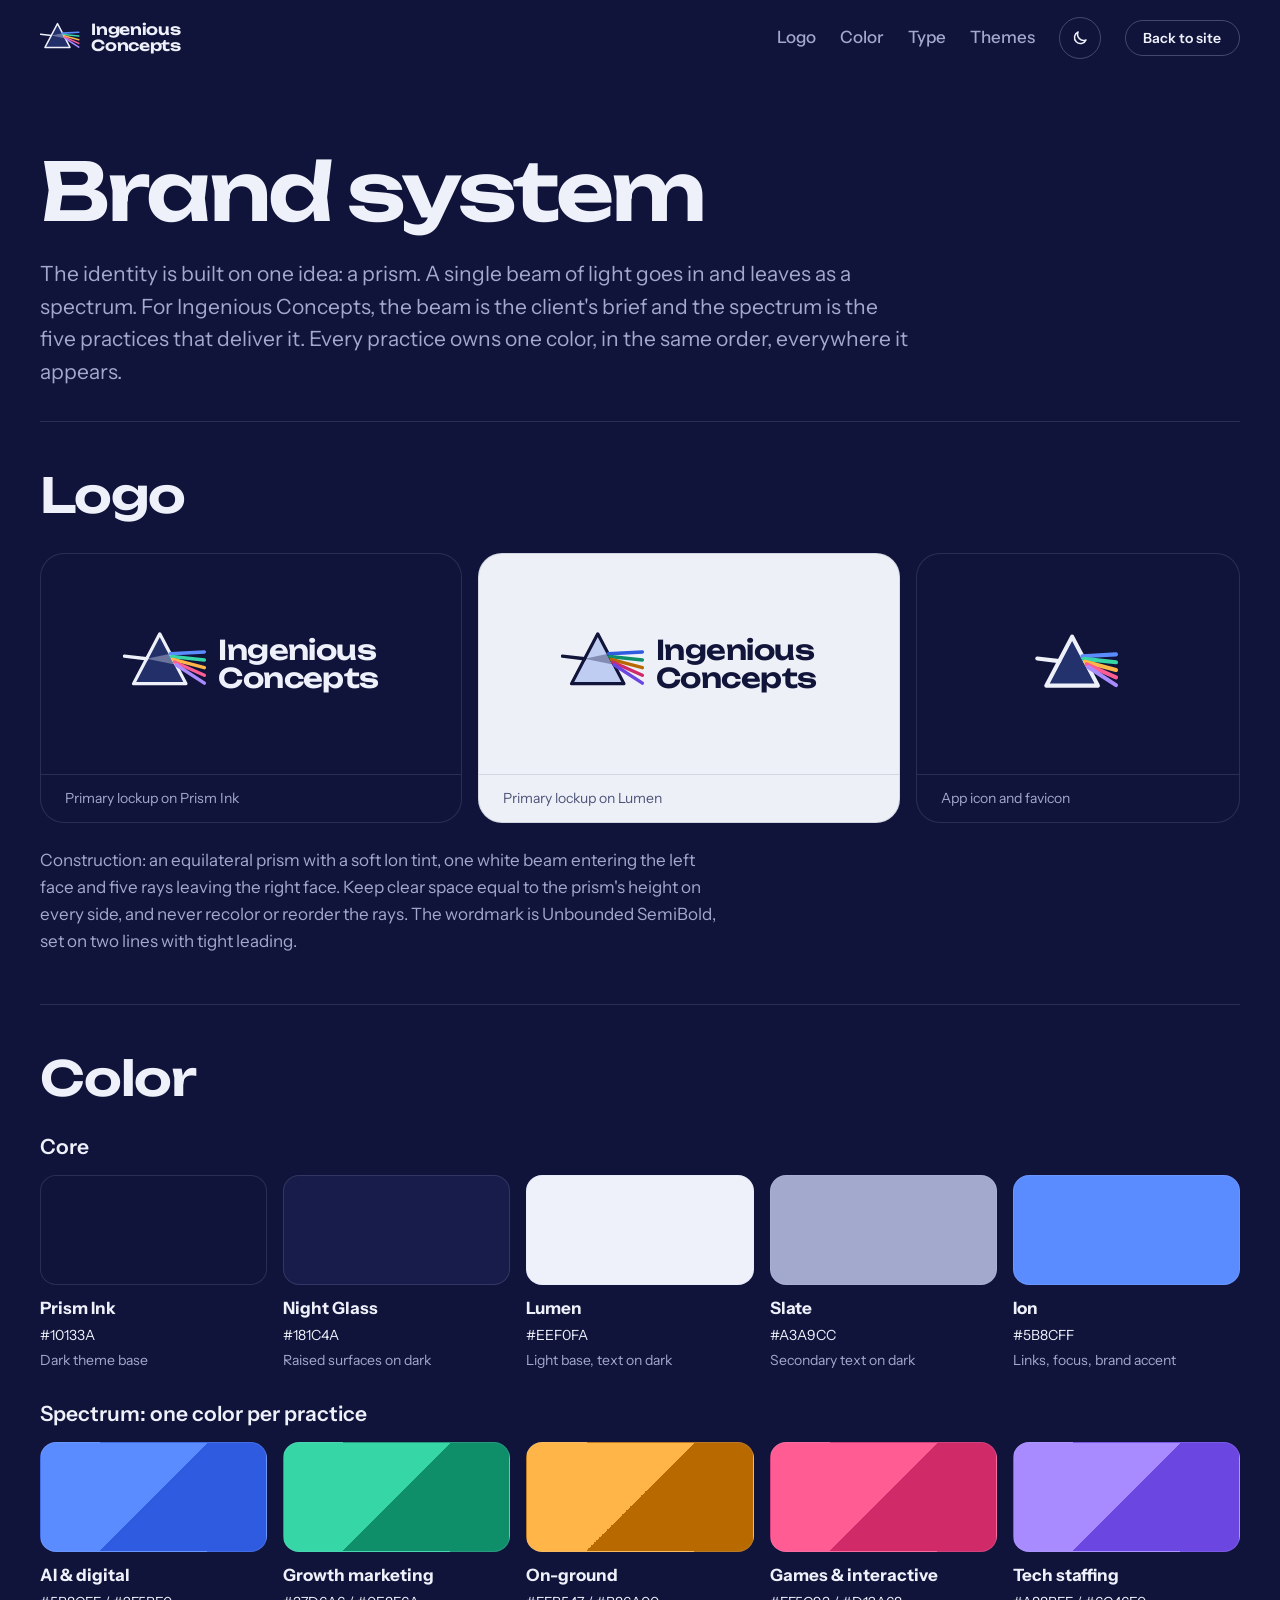
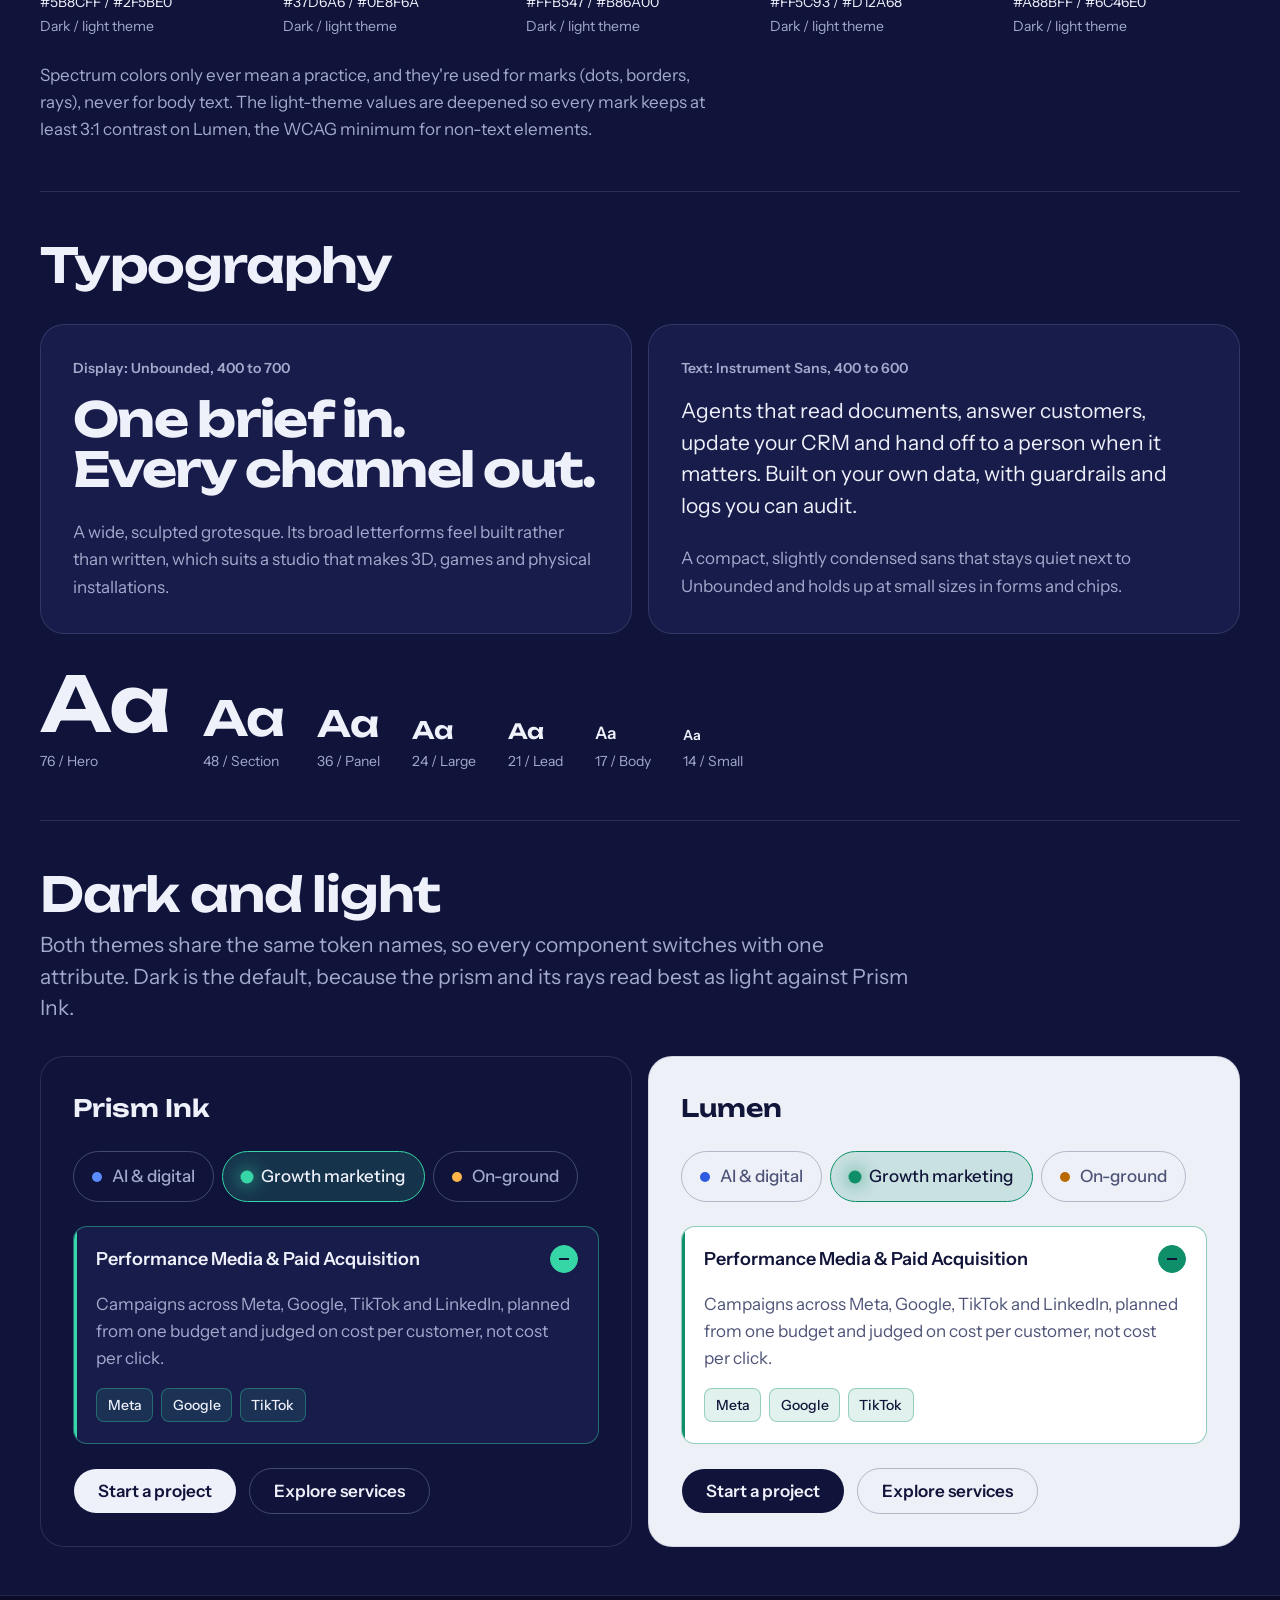
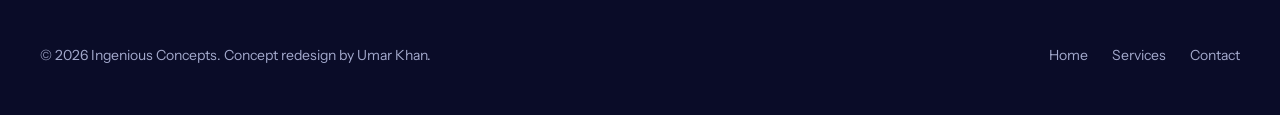
<file: brand.html>
<!doctype html>
<html lang="en" class="no-js" data-theme="dark">
<head>
  <meta charset="utf-8">
  <meta name="viewport" content="width=device-width, initial-scale=1, viewport-fit=cover">
  <title>Brand system | Ingenious Concepts</title>
  <meta name="description" content="The Ingenious Concepts identity: prism mark, palette, typography and dark/light themes.">
  <link rel="icon" href="assets/favicon.svg" type="image/svg+xml">
  <script>
    (function () {
      var t = null;
      try { t = localStorage.getItem("ic-theme"); } catch (e) {}
      document.documentElement.setAttribute("data-theme", t === "light" ? "light" : "dark");
    })();
  </script>
  <link rel="preconnect" href="https://fonts.googleapis.com">
  <link rel="preconnect" href="https://fonts.gstatic.com" crossorigin>
  <link rel="stylesheet" href="https://fonts.googleapis.com/css2?family=Instrument+Sans:wght@400;500;600&family=Unbounded:wght@400;500;600;700&display=swap">
  <link rel="stylesheet" href="css/tokens.css">
  <link rel="stylesheet" href="css/base.css">
  <link rel="stylesheet" href="css/sections.css">
  <link rel="stylesheet" href="css/brand.css">
  <script type="module" src="js/brand.js"></script>
</head>
<body>
  <a class="skip-link" href="#main">Skip to content</a>

  <svg width="0" height="0" style="position:absolute" aria-hidden="true" focusable="false">
    <symbol id="ic-mark" viewBox="0 0 64 64">
      <path d="M28 9 L48 47 L8 47 Z" stroke="currentColor" stroke-width="2.4" stroke-linejoin="round"
        style="fill: color-mix(in oklab, var(--accent) 24%, transparent)"/>
      <path d="M1 26 L18 28" stroke="currentColor" stroke-width="2.6" stroke-linecap="round"/>
      <path d="M18 28 L36 24.2 L40.4 32.6 Z" fill="currentColor" opacity=".35"/>
      <g stroke-width="2.6" stroke-linecap="round" fill="none">
        <path d="M36 24.2 L62 22.8" style="stroke: var(--c-ai)"/>
        <path d="M37.1 26.3 L62 28.9" style="stroke: var(--c-growth)"/>
        <path d="M38.2 28.4 L62 34.8" style="stroke: var(--c-ground)"/>
        <path d="M39.3 30.5 L62 40.6" style="stroke: var(--c-games)"/>
        <path d="M40.4 32.6 L62 46.6" style="stroke: var(--c-talent)"/>
      </g>
    </symbol>
  </svg>

  <header class="site-header is-scrolled">
    <div class="container site-header__inner">
      <a class="logo" href="index.html" aria-label="Ingenious Concepts home">
        <svg class="logo__mark" aria-hidden="true"><use href="#ic-mark"/></svg>
        <span class="logo__word" aria-hidden="true"><span>Ingenious</span><span>Concepts</span></span>
      </a>
      <nav class="nav" aria-label="Main">
        <ul class="nav__links" id="nav-links">
          <li><a href="#logo">Logo</a></li>
          <li><a href="#color">Color</a></li>
          <li><a href="#type">Type</a></li>
          <li><a href="#themes">Themes</a></li>
        </ul>
        <button class="icon-btn theme-toggle" type="button" aria-label="Switch to light theme">
          <svg class="icon-moon" viewBox="0 0 24 24" fill="none" stroke="currentColor" stroke-width="2" stroke-linecap="round" stroke-linejoin="round" aria-hidden="true"><path d="M20 14.5A8 8 0 0 1 9.5 4a8 8 0 1 0 10.5 10.5z"/></svg>
          <svg class="icon-sun" viewBox="0 0 24 24" fill="none" stroke="currentColor" stroke-width="2" stroke-linecap="round" aria-hidden="true"><circle cx="12" cy="12" r="4"/><path d="M12 2v2M12 20v2M4.9 4.9l1.4 1.4M17.7 17.7l1.4 1.4M2 12h2M20 12h2M4.9 19.1l1.4-1.4M17.7 6.3l1.4-1.4"/></svg>
        </button>
        <a class="btn btn--ghost btn--sm" href="index.html">Back to site</a>
        <button class="icon-btn menu-toggle" type="button" aria-expanded="false" aria-controls="nav-links" aria-label="Open menu">
          <svg viewBox="0 0 24 24" fill="none" stroke="currentColor" stroke-width="2" stroke-linecap="round" aria-hidden="true"><path d="M4 8h16M4 16h16"/></svg>
        </button>
      </nav>
    </div>
  </header>

  <main id="main" class="brand">
    <section class="container brand__intro">
      <h1>Brand system</h1>
      <p>
        The identity is built on one idea: a prism. A single beam of light goes in and leaves as a spectrum.
        For Ingenious Concepts, the beam is the client's brief and the spectrum is the five practices that
        deliver it. Every practice owns one color, in the same order, everywhere it appears.
      </p>
    </section>

    <section class="container brand__section" id="logo" aria-labelledby="logo-title">
      <h2 id="logo-title">Logo</h2>
      <div class="brand__grid brand__grid--logo">
        <figure class="tile" data-theme="dark">
          <div class="tile__stage">
            <span class="logo logo--xl"><svg class="logo__mark" aria-hidden="true"><use href="#ic-mark"/></svg><span class="logo__word"><span>Ingenious</span><span>Concepts</span></span></span>
          </div>
          <figcaption>Primary lockup on Prism Ink</figcaption>
        </figure>
        <figure class="tile" data-theme="light">
          <div class="tile__stage">
            <span class="logo logo--xl"><svg class="logo__mark" aria-hidden="true"><use href="#ic-mark"/></svg><span class="logo__word"><span>Ingenious</span><span>Concepts</span></span></span>
          </div>
          <figcaption>Primary lockup on Lumen</figcaption>
        </figure>
        <figure class="tile" data-theme="dark">
          <div class="tile__stage">
            <img class="tile__favicon" src="assets/favicon.svg" alt="App icon: the prism mark on a rounded Prism Ink square">
          </div>
          <figcaption>App icon and favicon</figcaption>
        </figure>
      </div>
      <p class="brand__note">
        Construction: an equilateral prism with a soft Ion tint, one white beam entering the left face and five
        rays leaving the right face. Keep clear space equal to the prism's height on every side, and never recolor
        or reorder the rays. The wordmark is Unbounded SemiBold, set on two lines with tight leading.
      </p>
    </section>

    <section class="container brand__section" id="color" aria-labelledby="color-title">
      <h2 id="color-title">Color</h2>
      <h3 class="brand__sub">Core</h3>
      <ul class="swatches">
        <li class="swatch" style="--sw:#10133a"><span class="swatch__chip"></span><strong>Prism Ink</strong><code>#10133A</code><span>Dark theme base</span></li>
        <li class="swatch" style="--sw:#181c4a"><span class="swatch__chip"></span><strong>Night Glass</strong><code>#181C4A</code><span>Raised surfaces on dark</span></li>
        <li class="swatch" style="--sw:#eef0fa"><span class="swatch__chip"></span><strong>Lumen</strong><code>#EEF0FA</code><span>Light base, text on dark</span></li>
        <li class="swatch" style="--sw:#a3a9cc"><span class="swatch__chip"></span><strong>Slate</strong><code>#A3A9CC</code><span>Secondary text on dark</span></li>
        <li class="swatch" style="--sw:#5b8cff"><span class="swatch__chip"></span><strong>Ion</strong><code>#5B8CFF</code><span>Links, focus, brand accent</span></li>
      </ul>

      <h3 class="brand__sub">Spectrum: one color per practice</h3>
      <ul class="swatches swatches--spectrum">
        <li class="swatch" style="--sw:#5b8cff; --sw2:#2f5be0"><span class="swatch__chip swatch__chip--split"></span><strong>AI &amp; digital</strong><code>#5B8CFF / #2F5BE0</code><span>Dark / light theme</span></li>
        <li class="swatch" style="--sw:#37d6a6; --sw2:#0e8f6a"><span class="swatch__chip swatch__chip--split"></span><strong>Growth marketing</strong><code>#37D6A6 / #0E8F6A</code><span>Dark / light theme</span></li>
        <li class="swatch" style="--sw:#ffb547; --sw2:#b86a00"><span class="swatch__chip swatch__chip--split"></span><strong>On-ground</strong><code>#FFB547 / #B86A00</code><span>Dark / light theme</span></li>
        <li class="swatch" style="--sw:#ff5c93; --sw2:#d12a68"><span class="swatch__chip swatch__chip--split"></span><strong>Games &amp; interactive</strong><code>#FF5C93 / #D12A68</code><span>Dark / light theme</span></li>
        <li class="swatch" style="--sw:#a88bff; --sw2:#6c46e0"><span class="swatch__chip swatch__chip--split"></span><strong>Tech staffing</strong><code>#A88BFF / #6C46E0</code><span>Dark / light theme</span></li>
      </ul>
      <p class="brand__note">
        Spectrum colors only ever mean a practice, and they're used for marks (dots, borders, rays), never for
        body text. The light-theme values are deepened so every mark keeps at least 3:1 contrast on Lumen,
        the WCAG minimum for non-text elements.
      </p>
    </section>

    <section class="container brand__section" id="type" aria-labelledby="type-title">
      <h2 id="type-title">Typography</h2>
      <div class="brand__grid brand__grid--type">
        <div class="type-card">
          <p class="type-card__meta">Display: Unbounded, 400 to 700</p>
          <p class="type-card__display">One brief in.<br>Every channel out.</p>
          <p class="type-card__why">A wide, sculpted grotesque. Its broad letterforms feel built rather than written, which suits a studio that makes 3D, games and physical installations.</p>
        </div>
        <div class="type-card">
          <p class="type-card__meta">Text: Instrument Sans, 400 to 600</p>
          <p class="type-card__body">Agents that read documents, answer customers, update your CRM and hand off to a person when it matters. Built on your own data, with guardrails and logs you can audit.</p>
          <p class="type-card__why">A compact, slightly condensed sans that stays quiet next to Unbounded and holds up at small sizes in forms and chips.</p>
        </div>
      </div>
      <ol class="scale">
        <li><span style="font-size:4.75rem">Aa</span><code>76 / Hero</code></li>
        <li><span style="font-size:3rem">Aa</span><code>48 / Section</code></li>
        <li><span style="font-size:2.25rem">Aa</span><code>36 / Panel</code></li>
        <li><span style="font-size:1.5rem">Aa</span><code>24 / Large</code></li>
        <li><span style="font-size:1.3125rem">Aa</span><code>21 / Lead</code></li>
        <li><span style="font-size:1.0625rem; font-family: var(--font-body)">Aa</span><code>17 / Body</code></li>
        <li><span style="font-size:.875rem; font-family: var(--font-body)">Aa</span><code>14 / Small</code></li>
      </ol>
    </section>

    <section class="container brand__section" id="themes" aria-labelledby="themes-title">
      <h2 id="themes-title">Dark and light</h2>
      <p class="brand__lead">Both themes share the same token names, so every component switches with one attribute. Dark is the default, because the prism and its rays read best as light against Prism Ink.</p>
      <div class="brand__grid brand__grid--themes">
        <div class="theme-demo" data-theme="dark"></div>
        <div class="theme-demo" data-theme="light"></div>
      </div>
    </section>
  </main>

  <footer class="site-footer">
    <div class="container site-footer__inner">
      <p>© 2026 Ingenious Concepts. Concept redesign by Umar Khan.</p>
      <ul class="site-footer__links">
        <li><a href="index.html">Home</a></li>
        <li><a href="index.html#services">Services</a></li>
        <li><a href="index.html#contact">Contact</a></li>
      </ul>
    </div>
  </footer>
</body>
</html>
</file>
<file: css/tokens.css>
/* ==========================================================
   Ingenious Concepts — design tokens
   Dark ("Prism Ink") is the default; light ("Lumen") swaps the
   same token names so every component themes for free.
   ========================================================== */

:root,
[data-theme="dark"] {
  /* Core palette */
  --ink: #10133a;          /* Prism Ink — base */
  --ink-raised: #181c4a;   /* Night Glass — raised surfaces */
  --ink-deep: #0a0c28;     /* deepest shade, footer and wells */
  --lumen: #eef0fa;        /* Lumen — light base / text on ink */
  --slate: #a3a9cc;        /* muted text on ink */
  --ion: #5b8cff;          /* Ion — brand accent, links, focus */

  /* Spectrum: one hue per service pillar */
  --c-ai: #5b8cff;
  --c-growth: #37d6a6;
  --c-ground: #ffb547;
  --c-games: #ff5c93;
  --c-talent: #a88bff;

  /* Semantic tokens (dark) */
  --bg: var(--ink);
  --bg-raised: var(--ink-raised);
  --bg-deep: var(--ink-deep);
  --text: var(--lumen);
  --text-muted: var(--slate);
  --line: rgba(200, 210, 255, 0.14);
  --line-strong: rgba(200, 210, 255, 0.28);
  --accent: var(--ion);
  --btn-bg: var(--lumen);
  --btn-text: var(--ink);
  --glass: rgba(24, 28, 74, 0.62);
  --shadow-deep: 0 30px 60px -30px rgba(3, 4, 20, 0.9);
  --beam: #ffffff;
  --danger: #ff8a8a;
  color-scheme: dark;

  /* Type */
  --font-display: "Unbounded", "Arial Black", "Helvetica Neue", Arial, sans-serif;
  --font-body: "Instrument Sans", "Segoe UI", "Helvetica Neue", Arial, sans-serif;

  /* Scale (classical: 14 / 17 / 21 / 24 / 36 / 48 / 72) */
  --fs-sm: 0.875rem;
  --fs-base: 1.0625rem;
  --fs-md: 1.3125rem;
  --fs-lg: 1.5rem;
  --fs-xl: clamp(1.75rem, 1.2rem + 2vw, 2.25rem);
  --fs-2xl: clamp(2rem, 1.2rem + 3.2vw, 3rem);
  --fs-hero: clamp(2.3rem, 1rem + 5vw, 6rem);

  /* Space & shape */
  --space-1: 0.25rem;
  --space-2: 0.5rem;
  --space-3: 0.75rem;
  --space-4: 1rem;
  --space-5: 1.5rem;
  --space-6: 2rem;
  --space-7: 3rem;
  --space-8: 4.5rem;
  --space-9: 7rem;
  --radius-panel: 24px;
  --radius-row: 14px;
  --radius-chip: 8px;
  --radius-pill: 999px;
  --container: 1200px;
  --gutter: clamp(1.25rem, 4vw, 2.5rem);

  /* Motion */
  --ease-out: cubic-bezier(0.22, 1, 0.36, 1);
  --ease-spring: cubic-bezier(0.34, 1.4, 0.64, 1);
  --dur-fast: 180ms;
  --dur-med: 420ms;
  --dur-slow: 900ms;
}

/* Ambient tint set by the services tabs; registered so it can fade between practices */
@property --wash {
  syntax: "<color>";
  inherits: true;
  initial-value: #5b8cff;
}
:root {
  --wash: var(--c-ai);
  transition: --wash 900ms var(--ease-out);
}

[data-theme="light"] {
  --bg: #eef0f8;
  --bg-raised: #ffffff;
  --bg-deep: #e2e5f2;
  --text: #12153a;
  --text-muted: #4e5478;
  --line: rgba(18, 21, 58, 0.12);
  --line-strong: rgba(18, 21, 58, 0.26);
  --accent: #2f5be0;
  --btn-bg: var(--ink);
  --btn-text: var(--lumen);
  --glass: rgba(255, 255, 255, 0.72);
  --shadow-deep: 0 30px 60px -34px rgba(18, 21, 58, 0.35);
  --beam: #12153a;
  --danger: #c0262d;

  /* Spectrum deepened for contrast on light */
  --c-ai: #2f5be0;
  --c-growth: #0e8f6a;
  --c-ground: #b86a00;
  --c-games: #d12a68;
  --c-talent: #6c46e0;
  color-scheme: light;
}
</file>
<file: css/base.css>
/* ==========================================================
   Base: reset, typography, shared components (header, buttons,
   footer). Section-specific styles live in sections.css.
   ========================================================== */

*,
*::before,
*::after { box-sizing: border-box; }

:root {
  padding-top: env(safe-area-inset-top, 0px);
  padding-bottom: env(safe-area-inset-bottom, 0px);
}

html {
  scroll-behavior: smooth;
  scroll-padding-top: calc(80px + env(safe-area-inset-top, 0px));
  -webkit-text-size-adjust: 100%;
}

body {
  margin: 0;
  background: var(--bg);
  color: var(--text);
  font-family: var(--font-body);
  font-size: var(--fs-base);
  line-height: 1.6;
  -webkit-font-smoothing: antialiased;
  overflow-x: hidden;
  transition: background-color var(--dur-med) var(--ease-out), color var(--dur-med) var(--ease-out);
}

img, svg, canvas { display: block; max-width: 100%; }

h1, h2, h3, h4 {
  margin: 0;
  font-family: var(--font-display);
  font-weight: 600;
  line-height: 1.08;
  letter-spacing: -0.025em;
}

p { margin: 0; max-width: 62ch; }

a { color: inherit; }

button, input, textarea { font: inherit; color: inherit; }

:focus-visible {
  outline: 2px solid var(--accent);
  outline-offset: 3px;
  border-radius: 6px;
}

.container {
  width: min(100% - 2 * var(--gutter), var(--container));
  margin-inline: auto;
}

.visually-hidden {
  position: absolute !important;
  width: 1px; height: 1px;
  overflow: hidden;
  clip: rect(0 0 0 0);
  white-space: nowrap;
}

.skip-link {
  position: absolute;
  left: var(--space-4);
  top: -60px;
  z-index: 100;
  padding: var(--space-2) var(--space-4);
  background: var(--btn-bg);
  color: var(--btn-text);
  border-radius: var(--radius-pill);
  text-decoration: none;
}
.skip-link:focus { top: calc(var(--space-4) + env(safe-area-inset-top, 0px)); }

/* ---------- Buttons ---------- */
.btn {
  --btn-pad-y: 0.85rem;
  position: relative;
  display: inline-flex;
  align-items: center;
  gap: var(--space-2);
  padding: var(--btn-pad-y) 1.5rem;
  border: 1px solid transparent;
  border-radius: var(--radius-pill);
  font-weight: 600;
  font-size: var(--fs-base);
  line-height: 1;
  text-decoration: none;
  cursor: pointer;
  transition:
    transform var(--dur-fast) var(--ease-out),
    background-color var(--dur-fast) var(--ease-out),
    border-color var(--dur-fast) var(--ease-out),
    box-shadow var(--dur-med) var(--ease-out);
}
.btn:active { transform: translateY(1px) scale(0.98); }

.btn--primary {
  isolation: isolate;
  background: transparent;
  color: var(--btn-text);
}
.btn--primary::before {
  content: "";
  position: absolute;
  inset: 0;
  z-index: -1;
  border-radius: inherit;
  background: var(--btn-bg);
}
/* Spectrum edge appears on hover, echoing the prism */
.btn--primary::after {
  content: "";
  position: absolute;
  inset: -2px;
  z-index: -2;
  border-radius: inherit;
  background: linear-gradient(100deg, var(--c-ai), var(--c-growth), var(--c-ground), var(--c-games), var(--c-talent));
  opacity: 0;
  filter: blur(10px);
  transition: opacity var(--dur-med) var(--ease-out);
}
.btn--primary:hover::after,
.btn--primary:focus-visible::after { opacity: 0.75; }
.btn--primary:hover { transform: translateY(-2px); }

.btn--ghost {
  background: transparent;
  color: var(--text);
  border-color: var(--line-strong);
}
.btn--ghost:hover { border-color: var(--text); transform: translateY(-2px); }

.btn--sm { --btn-pad-y: 0.65rem; padding-inline: 1.1rem; font-size: var(--fs-sm); }

/* ---------- Header ---------- */
.site-header {
  position: fixed;
  inset: 0 0 auto 0;
  z-index: 50;
  padding-top: env(safe-area-inset-top, 0px);
  transition: background-color var(--dur-med) var(--ease-out), border-color var(--dur-med) var(--ease-out);
  border-bottom: 1px solid transparent;
}
.site-header.is-scrolled,
.site-header.is-open {
  background: var(--glass);
  -webkit-backdrop-filter: blur(16px) saturate(140%);
  backdrop-filter: blur(16px) saturate(140%);
  border-bottom-color: var(--line);
}
.site-header__inner {
  display: flex;
  align-items: center;
  justify-content: space-between;
  gap: var(--space-5);
  height: 76px;
}

.logo {
  display: inline-flex;
  align-items: center;
  gap: 0.7rem;
  text-decoration: none;
  color: var(--text);
}
.logo__mark { width: 40px; height: 40px; flex: none; }
.logo__word {
  font-family: var(--font-display);
  font-weight: 600;
  font-size: 0.95rem;
  line-height: 1.05;
  letter-spacing: -0.02em;
}
.logo__word span { display: block; }

.nav { display: flex; align-items: center; gap: var(--space-5); }
.nav__links { display: flex; gap: var(--space-5); list-style: none; margin: 0; padding: 0; }
.nav__links a {
  position: relative;
  text-decoration: none;
  font-weight: 500;
  color: var(--text-muted);
  transition: color var(--dur-fast);
}
.nav__links a::after {
  content: "";
  position: absolute;
  left: 0; right: 0; bottom: -6px;
  height: 2px;
  border-radius: 2px;
  background: var(--accent);
  transform: scaleX(0);
  transform-origin: left;
  transition: transform var(--dur-med) var(--ease-out);
}
.nav__links a:hover { color: var(--text); }
.nav__links a:hover::after { transform: scaleX(1); }

.icon-btn {
  display: inline-grid;
  place-items: center;
  width: 42px;
  height: 42px;
  border-radius: 50%;
  border: 1px solid var(--line-strong);
  background: transparent;
  cursor: pointer;
  transition: border-color var(--dur-fast), transform var(--dur-med) var(--ease-spring);
}
.icon-btn:hover { border-color: var(--text); }
.icon-btn svg { width: 18px; height: 18px; }

.theme-toggle .icon-sun { display: none; }
[data-theme="light"] .theme-toggle .icon-sun { display: block; }
[data-theme="light"] .theme-toggle .icon-moon { display: none; }
.theme-toggle:active { transform: rotate(40deg); }

.menu-toggle { display: none; }

@media (max-width: 860px) {
  .menu-toggle { display: inline-grid; }
  .nav__links,
  .nav .btn { display: none; }
  .site-header.is-open .nav__links {
    display: flex;
    position: absolute;
    top: calc(76px + env(safe-area-inset-top, 0px));
    left: 0; right: 0;
    flex-direction: column;
    gap: 0;
    padding: var(--space-2) var(--gutter) var(--space-5);
    background: var(--bg);
    border-bottom: 1px solid var(--line);
  }
  .site-header.is-open .nav__links a {
    display: block;
    padding: var(--space-4) 0;
    font-size: var(--fs-md);
    color: var(--text);
    border-bottom: 1px solid var(--line);
  }
}

/* ---------- Section heads ---------- */
.section { padding-block: var(--space-9); }
.section-head { display: grid; gap: var(--space-4); margin-bottom: var(--space-7); }
.section-head h2 { font-size: var(--fs-2xl); max-width: 22ch; }
.section-head p { color: var(--text-muted); font-size: var(--fs-md); line-height: 1.5; }

/* Entrance: used once per section head, not on every element */
[data-reveal] {
  opacity: 0;
  transform: translateY(24px);
  transition: opacity var(--dur-slow) var(--ease-out), transform var(--dur-slow) var(--ease-out);
}
[data-reveal].is-visible { opacity: 1; transform: none; }
.no-js [data-reveal] { opacity: 1; transform: none; }

/* ---------- Footer ---------- */
.site-footer {
  background: var(--bg-deep);
  border-top: 1px solid var(--line);
  padding-block: var(--space-7);
  font-size: var(--fs-sm);
  color: var(--text-muted);
}
.site-footer__inner {
  display: grid;
  grid-template-columns: 1.4fr 1fr;
  gap: var(--space-6);
  align-items: start;
}
.site-footer__links {
  display: flex;
  flex-wrap: wrap;
  gap: var(--space-3) var(--space-5);
  justify-content: flex-end;
  list-style: none;
  margin: 0;
  padding: 0;
}
.site-footer__links a { text-decoration: none; }
.site-footer__links a:hover { color: var(--text); }
.site-footer__note { margin-top: var(--space-4); }
@media (max-width: 700px) {
  .site-footer__inner { grid-template-columns: 1fr; }
  .site-footer__links { justify-content: flex-start; }
}

/* ---------- Cursor light (desktop, added by js/components/ambient.js) ---------- */
.cursor-glow {
  position: fixed;
  left: 0;
  top: 0;
  z-index: 40; /* under the header */
  width: 760px;
  height: 760px;
  margin: -380px 0 0 -380px;
  border-radius: 50%;
  pointer-events: none;
  background: radial-gradient(closest-side, color-mix(in oklab, var(--wash) 15%, transparent), transparent);
  mix-blend-mode: screen;
  opacity: 0;
  transition: opacity 600ms var(--ease-out);
  will-change: transform;
}
.cursor-glow.is-on { opacity: 1; }
[data-theme="light"] .cursor-glow {
  mix-blend-mode: multiply;
  background: radial-gradient(closest-side, color-mix(in oklab, var(--wash) 12%, white), transparent);
}

@media (prefers-reduced-motion: reduce) {
  html { scroll-behavior: auto; }
  *, *::before, *::after {
    animation-duration: 0.001ms !important;
    transition-duration: 0.001ms !important;
  }
  [data-reveal] { opacity: 1; transform: none; }
}
</file>
<file: css/sections.css>
/* ==========================================================
   Sections: hero, services, process, contact
   ========================================================== */

/* ---------- Hero ---------- */
.hero {
  position: relative;
  min-height: 100svh;
  display: flex;
  align-items: flex-end;
  overflow: hidden;
  isolation: isolate;
}
.hero__canvas {
  position: absolute;
  inset: 0;
  width: 100%;
  height: 100%;
  z-index: -1;
}
.hero__fallback {
  display: none;
  position: absolute;
  left: 50%;
  top: 30%;
  width: min(40vw, 380px);
  transform: translate(-50%, -50%);
  z-index: -1;
  opacity: 0.9;
}
.no-webgl .hero__fallback { display: block; }

.hero__content {
  position: relative;
  padding-block: max(46svh, 380px) 72px;
  pointer-events: none;
}
.hero__content > * { pointer-events: auto; }

.hero h1 {
  font-size: var(--fs-hero);
  font-weight: 700;
  line-height: 1.02;
  letter-spacing: -0.035em;
}
.hero h1 .line {
  display: block;
  overflow: hidden;
  padding-bottom: 0.08em;
  margin-bottom: -0.08em;
}
.hero h1 .line > span {
  display: block;
  transform: translateY(110%);
  transition: transform 1.1s var(--ease-out);
}
.hero h1 .line:nth-child(2) > span { transition-delay: 120ms; }
.is-loaded .hero h1 .line > span { transform: none; }

.hero__lede {
  margin-top: var(--space-5);
  max-width: 54ch;
  font-size: var(--fs-md);
  line-height: 1.5;
  color: var(--text-muted);
  opacity: 0;
  transition: opacity var(--dur-slow) var(--ease-out) 450ms;
}
.hero__actions {
  display: flex;
  flex-wrap: wrap;
  gap: var(--space-3);
  margin-top: var(--space-6);
  opacity: 0;
  transition: opacity var(--dur-slow) var(--ease-out) 600ms;
}
.is-loaded .hero__lede,
.is-loaded .hero__actions { opacity: 1; }

/* Ray labels are positioned by the WebGL scene each resize */
.hero__labels {
  position: absolute;
  inset: 0;
  pointer-events: none;
  z-index: 1;
}
.ray-label {
  --c: var(--accent);
  position: absolute;
  left: 0;
  top: 0;
  display: inline-flex;
  align-items: center;
  gap: 0.55rem;
  padding: 0.45rem 0.9rem 0.45rem 0.6rem;
  border-radius: var(--radius-pill);
  border: 1px solid var(--line);
  background: var(--glass);
  -webkit-backdrop-filter: blur(8px);
  backdrop-filter: blur(8px);
  font-size: var(--fs-sm);
  font-weight: 500;
  white-space: nowrap;
  cursor: pointer;
  pointer-events: auto;
  opacity: 0;
  transform: translate3d(var(--x, 0px), var(--y, 0px), 0) translateY(-50%);
  transition: opacity 500ms var(--ease-out), border-color var(--dur-fast), padding var(--dur-med) var(--ease-out);
}
.ray-label.is-lit { opacity: 1; }
.ray-label__dot {
  width: 9px;
  height: 9px;
  border-radius: 50%;
  background: var(--c);
  box-shadow: 0 0 12px var(--c);
}
.ray-label:hover,
.ray-label:focus-visible,
.ray-label.is-hot {
  border-color: var(--c);
  padding-left: 0.9rem;
}
.ray-label.is-hot {
  background: color-mix(in oklab, var(--c) 18%, var(--glass));
  box-shadow: 0 0 28px -6px var(--c);
}
.hero.is-ray-hover { cursor: pointer; }

/* Wide screens: the hero becomes a lit space rather than a flat backdrop */
@media (min-width: 901px) {
  .hero::before,
  .hero::after {
    content: "";
    position: absolute;
    inset: 0;
    pointer-events: none;
  }
  /* Spectrum light spilling from the prism and the rays */
  .hero::before {
    z-index: -2;
    background:
      radial-gradient(32% 42% at 50% 30%, color-mix(in oklab, var(--c-ai) 16%, transparent), transparent 70%),
      radial-gradient(40% 55% at 100% 55%, color-mix(in oklab, var(--c-games) 12%, transparent), transparent 70%),
      radial-gradient(34% 40% at 96% 20%, color-mix(in oklab, var(--c-growth) 9%, transparent), transparent 70%),
      radial-gradient(50% 50% at 0% 25%, color-mix(in oklab, var(--c-talent) 8%, transparent), transparent 70%);
    opacity: 0;
    transition: opacity 2.4s var(--ease-out) 1.2s;
  }
  .is-loaded .hero::before { opacity: 1; }
  /* Vignette, and a fade into the services section */
  .hero::after {
    z-index: -1;
    background:
      linear-gradient(to bottom, transparent 72%, var(--bg)),
      radial-gradient(130% 95% at 50% 35%, transparent 55%, color-mix(in oklab, var(--bg-deep) 75%, transparent));
  }
  /* The headline lifts away as the camera pushes in */
  .hero__content {
    transform: translate3d(0, calc(var(--hero-p, 0) * -16vh), 0);
    opacity: calc(1 - var(--hero-p, 0) * 1.5);
  }
}

@media (max-width: 900px) {
  .hero__content { padding-block: max(46svh, 320px) 64px; }
  .hero__labels { display: none; }
  .hero__fallback { top: 24%; width: 58vw; }
}

/* ---------- Services ---------- */
.services { position: relative; }

.pillar-tabs {
  display: flex;
  gap: var(--space-2);
  margin-bottom: var(--space-7);
  padding: 2px 2px var(--space-2);
  overflow-x: auto;
  scrollbar-width: none;
}
.pillar-tabs::-webkit-scrollbar { display: none; }

.pillar-tab {
  --pc: var(--accent);
  flex: none;
  display: inline-flex;
  align-items: center;
  gap: 0.6rem;
  padding: 0.7rem 1.15rem;
  border-radius: var(--radius-pill);
  border: 1px solid var(--line-strong);
  background: transparent;
  color: var(--text-muted);
  font-weight: 500;
  cursor: pointer;
  transition: color var(--dur-fast), border-color var(--dur-fast), background-color var(--dur-med) var(--ease-out);
}
.pillar-tab:hover { color: var(--text); border-color: var(--pc); }
.pillar-tab__swatch {
  width: 10px;
  height: 10px;
  border-radius: 50%;
  background: var(--pc);
  transition: transform var(--dur-med) var(--ease-spring), box-shadow var(--dur-med);
}
.pillar-tab[aria-selected="true"] {
  color: var(--text);
  border-color: var(--pc);
  background: color-mix(in oklab, var(--pc) 16%, transparent);
}
.pillar-tab[aria-selected="true"] .pillar-tab__swatch {
  transform: scale(1.3);
  box-shadow: 0 0 14px var(--pc);
}

.pillar-stage {
  display: grid;
  grid-template-columns: minmax(300px, 0.85fr) 1.25fr;
  gap: var(--space-8);
  align-items: start;
}

/* 3D pentagonal prism: five faces, five practices */
.prism-viewport {
  position: sticky;
  top: 130px;
  height: 440px;
  display: grid;
  place-items: center;
  perspective: 1200px;
  cursor: grab;
  touch-action: pan-y; /* horizontal drags spin the prism, vertical ones scroll */
  user-select: none;
}
.prism-viewport.is-dragging { cursor: grabbing; }
.prism-viewport.is-dragging .prism5 { transition: none; }
.prism-viewport::after {
  content: "";
  position: absolute;
  left: 50%;
  bottom: 18px;
  width: 260px;
  height: 46px;
  transform: translateX(-50%);
  border-radius: 50%;
  background: radial-gradient(closest-side, color-mix(in oklab, var(--pc, var(--accent)) 45%, transparent), transparent);
  filter: blur(6px);
  transition: background var(--dur-slow);
}
.prism-tilt {
  transform-style: preserve-3d;
  transform: rotateX(var(--tilt-x, 0deg)) rotateY(var(--tilt-y, 0deg));
  transition: transform 300ms var(--ease-out);
}
.prism5 {
  --face-w: 200px;
  --face-h: 270px;
  --apothem: calc(var(--face-w) * 0.6882);
  --cap-r: calc(var(--face-w) * 0.8507);
  position: relative;
  width: 0;
  height: 0;
  transform-style: preserve-3d;
  transform: rotateX(-13deg) rotateY(var(--angle, 0deg));
  transition: transform 1.1s var(--ease-out);
}
.prism5__face {
  --pc: var(--accent);
  position: absolute;
  left: calc(var(--face-w) / -2);
  top: calc(var(--face-h) / -2);
  width: calc(var(--face-w) + 1px);
  height: var(--face-h);
  display: flex;
  flex-direction: column;
  justify-content: space-between;
  padding: 1.25rem;
  color: #0f1238;
  background:
    linear-gradient(180deg, rgba(255, 255, 255, 0.35), transparent 40%),
    linear-gradient(160deg, color-mix(in oklab, var(--pc) 70%, white), var(--pc) 55%, color-mix(in oklab, var(--pc) 70%, black));
  transform: rotateY(calc(var(--i) * 72deg)) translateZ(var(--apothem));
  backface-visibility: hidden;
  -webkit-backface-visibility: hidden;
  cursor: pointer;
}
.prism5__face::after {
  content: "";
  position: absolute;
  inset: 0;
  background: #070920;
  opacity: 0.45;
  transition: opacity var(--dur-slow) var(--ease-out);
}
.prism5__face.is-active::after { opacity: 0; }
.prism5__face svg { width: 44px; height: 44px; }
.prism5__face span {
  font-family: var(--font-display);
  font-weight: 600;
  font-size: 1.15rem;
  line-height: 1.15;
  letter-spacing: -0.02em;
}
.prism5__cap {
  position: absolute;
  left: calc(var(--cap-r) * -1);
  width: calc(var(--cap-r) * 2);
  height: calc(var(--cap-r) * 2);
  clip-path: polygon(50% 0%, 97.55% 34.55%, 79.39% 90.45%, 20.61% 90.45%, 2.45% 34.55%);
}
.prism5__cap--top {
  top: calc(var(--face-h) / -2 - var(--cap-r));
  transform: rotateX(90deg);
  background: radial-gradient(circle at 50% 70%, color-mix(in oklab, var(--pc, var(--accent)) 55%, white), color-mix(in oklab, var(--pc, var(--accent)) 30%, #1a1e50));
  transition: background var(--dur-slow);
}
.prism5__cap--bottom {
  top: calc(var(--face-h) / 2 - var(--cap-r));
  transform: rotateX(90deg);
  background: #070920;
}

/* Deliverables panel */
.pillar-panel { --pc: var(--accent); }
.pillar-panel.is-entering { animation: panel-in 520ms var(--ease-out); }
@keyframes panel-in {
  from { opacity: 0; transform: translateX(18px); }
  to { opacity: 1; transform: none; }
}
.pillar-panel__title {
  display: flex;
  align-items: center;
  gap: var(--space-3);
  font-size: var(--fs-xl);
}
.pillar-panel__title::before {
  content: "";
  flex: none;
  width: 14px;
  height: 14px;
  border-radius: 3px;
  background: var(--pc);
  transform: rotate(45deg);
  box-shadow: 0 0 18px var(--pc);
}
.pillar-panel__summary {
  margin-top: var(--space-4);
  font-size: var(--fs-md);
  line-height: 1.5;
  color: var(--text-muted);
}

.deliv {
  list-style: none;
  margin: var(--space-6) 0 0;
  padding: 0;
  display: grid;
  gap: var(--space-3);
}
.deliv__item {
  position: relative;
  border: 1px solid var(--line);
  border-radius: var(--radius-row);
  background: var(--bg-raised);
  overflow: hidden;
  transition: border-color var(--dur-fast), transform var(--dur-med) var(--ease-out), box-shadow var(--dur-med) var(--ease-out);
}
.deliv__item::before {
  content: "";
  position: absolute;
  left: 0; top: 0; bottom: 0;
  width: 3px;
  background: var(--pc);
  transform: scaleY(0);
  transition: transform var(--dur-med) var(--ease-out);
}
.deliv__item > * { position: relative; z-index: 1; }
/* Light under the cursor (--mx / --my from js/components/ambient.js) */
.deliv__item::after {
  content: "";
  position: absolute;
  inset: 0;
  pointer-events: none;
  background: radial-gradient(380px circle at var(--mx, 50%) var(--my, 50%), color-mix(in oklab, var(--pc) 16%, transparent), transparent 65%);
  opacity: 0;
  transition: opacity var(--dur-med) var(--ease-out);
}
.deliv__item:hover::after { opacity: 1; }
.deliv__item:hover { border-color: color-mix(in oklab, var(--pc) 45%, transparent); transform: translateY(-2px); box-shadow: var(--shadow-deep); }
.deliv__item:hover::before,
.deliv__item.is-open::before { transform: scaleY(1); }
.deliv__item.is-open { border-color: color-mix(in oklab, var(--pc) 45%, transparent); }

.deliv__item h4 { font-family: var(--font-body); letter-spacing: 0; }
.deliv__toggle {
  width: 100%;
  display: flex;
  align-items: center;
  justify-content: space-between;
  gap: var(--space-4);
  padding: 1.1rem 1.25rem 1.1rem 1.4rem;
  border: 0;
  background: transparent;
  text-align: left;
  font-size: 1.125rem;
  font-weight: 600;
  line-height: 1.35;
  cursor: pointer;
}
.deliv__toggle:focus-visible { outline-offset: -3px; border-radius: var(--radius-row); }
.deliv__icon {
  position: relative;
  flex: none;
  width: 28px;
  height: 28px;
  border-radius: 50%;
  border: 1px solid var(--line-strong);
  transition: background-color var(--dur-fast), border-color var(--dur-fast);
}
.deliv__icon::before,
.deliv__icon::after {
  content: "";
  position: absolute;
  left: 50%; top: 50%;
  width: 10px; height: 1.5px;
  margin: -0.75px 0 0 -5px;
  background: currentColor;
  transition: transform var(--dur-med) var(--ease-out);
}
.deliv__icon::after { transform: rotate(90deg); }
.deliv__item.is-open .deliv__icon { background: var(--pc); border-color: var(--pc); color: #0f1238; }
.deliv__item.is-open .deliv__icon::after { transform: rotate(0deg); }

.deliv__body {
  display: grid;
  grid-template-rows: 0fr;
  transition: grid-template-rows var(--dur-med) var(--ease-out);
}
.deliv__item.is-open .deliv__body { grid-template-rows: 1fr; }
.deliv__inner { overflow: hidden; }
.deliv__inner > div { padding: 0 1.4rem 1.3rem; }
.deliv__inner p { color: var(--text-muted); }

.chips { display: flex; flex-wrap: wrap; gap: var(--space-2); margin: var(--space-4) 0 0; padding: 0; list-style: none; }
.chips li {
  padding: 0.3rem 0.65rem;
  border-radius: var(--radius-chip);
  font-size: var(--fs-sm);
  font-weight: 500;
  background: color-mix(in oklab, var(--pc) 12%, transparent);
  border: 1px solid color-mix(in oklab, var(--pc) 35%, transparent);
}

/* Desktop: a bigger, floating prism lit by the selected practice */
@media (min-width: 961px) {
  .prism-viewport::before {
    content: "";
    position: absolute;
    inset: -12% -20%;
    z-index: -1;
    pointer-events: none;
    background: radial-gradient(closest-side, color-mix(in oklab, var(--wash) 24%, transparent), transparent);
  }
  .prism-tilt { animation: prism-float 7s ease-in-out infinite; }
  .pillar-panel.is-entering .deliv__item {
    animation: deliv-in 620ms var(--ease-out) backwards;
    animation-delay: calc(120ms + var(--j, 0) * 70ms);
  }
}
@media (min-width: 1200px) {
  .prism-viewport { height: 520px; }
  .prism5 { --face-w: 236px; --face-h: 318px; }
  .prism5__face { padding: 1.5rem; }
  .prism5__face svg { width: 52px; height: 52px; }
  .prism5__face span { font-size: 1.35rem; }
  .prism-viewport::after { width: 320px; bottom: 6px; }
}
@keyframes prism-float {
  0%, 100% { translate: 0 0; }
  50% { translate: 0 -14px; }
}
@keyframes deliv-in {
  from { opacity: 0; transform: translateY(14px); }
}

@media (max-width: 960px) {
  .pillar-stage { grid-template-columns: 1fr; gap: var(--space-5); }
  .prism-viewport { position: relative; top: 0; height: 330px; }
  .prism5 { --face-w: 150px; --face-h: 200px; }
  .prism5__face { padding: 0.9rem; }
  .prism5__face svg { width: 34px; height: 34px; }
  .prism5__face span { font-size: 0.95rem; }
  .prism-viewport::after { width: 200px; }
}

/* ---------- Process ---------- */
.process { border-top: 1px solid var(--line); }
.process__list {
  list-style: none;
  margin: 0;
  padding: 0;
  display: grid;
  grid-template-columns: repeat(4, 1fr);
  gap: var(--space-6);
}
.process__step {
  position: relative;
  padding-top: var(--space-5);
  border-top: 1px solid var(--line-strong);
}
.process__step::before {
  content: "";
  position: absolute;
  top: -5px;
  left: 0;
  width: 9px;
  height: 9px;
  border-radius: 50%;
  background: var(--text);
}
/* Once in view, light travels along each step's rule in order */
.process__step::after {
  content: "";
  position: absolute;
  top: -1px;
  left: 0;
  right: 0;
  height: 1px;
  background: linear-gradient(90deg, var(--text), transparent);
  box-shadow: 0 0 10px var(--accent);
  transform: scaleX(0);
  transform-origin: left;
  transition: transform 900ms var(--ease-out);
}
.process__list.is-visible .process__step::after { transform: scaleX(1); }
.process__list.is-visible .process__step:nth-child(2)::after { transition-delay: 250ms; }
.process__list.is-visible .process__step:nth-child(3)::after { transition-delay: 500ms; }
.process__list.is-visible .process__step:nth-child(4)::after { transition-delay: 750ms; }
.process__num {
  display: block;
  font-family: var(--font-display);
  font-size: var(--fs-xl);
  font-weight: 500;
  color: var(--text-muted);
  line-height: 1;
}
.process__step h3 {
  margin-top: var(--space-4);
  font-size: var(--fs-md);
}
.process__step p { margin-top: var(--space-3); color: var(--text-muted); }
.process__step:nth-child(1) { --sc: var(--c-ai); }
.process__step:nth-child(2) { --sc: var(--c-growth); }
.process__step:nth-child(3) { --sc: var(--c-ground); }
.process__step:nth-child(4) { --sc: var(--c-games); }

/* Desktop: steps rise in one after another and light up on hover */
@media (min-width: 901px) {
  .process__step {
    opacity: 0;
    transform: translateY(28px);
    transition: opacity var(--dur-slow) var(--ease-out), transform var(--dur-slow) var(--ease-out);
  }
  .process__list.is-visible .process__step { opacity: 1; transform: none; }
  .process__list.is-visible .process__step:nth-child(2) { transition-delay: 120ms; }
  .process__list.is-visible .process__step:nth-child(3) { transition-delay: 240ms; }
  .process__list.is-visible .process__step:nth-child(4) { transition-delay: 360ms; }
  .no-js .process__step { opacity: 1; transform: none; }
}
@media (hover: hover) and (pointer: fine) {
  .process__num,
  .process__step::before { transition: color var(--dur-fast), background-color var(--dur-fast), text-shadow var(--dur-med), box-shadow var(--dur-med); }
  .process__step:hover .process__num { color: var(--sc); text-shadow: 0 0 28px color-mix(in oklab, var(--sc) 60%, transparent); }
  .process__step:hover::before { background: var(--sc); box-shadow: 0 0 14px var(--sc); }
}

@media (max-width: 900px) {
  .process__list { grid-template-columns: repeat(2, 1fr); row-gap: var(--space-7); }
}
@media (max-width: 560px) {
  .process__list { grid-template-columns: 1fr; }
}

/* ---------- Contact ---------- */
.contact {
  background: var(--bg-raised);
  border-top: 1px solid var(--line);
}
.contact__grid {
  display: grid;
  grid-template-columns: 0.9fr 1.1fr;
  gap: var(--space-8);
  align-items: start;
}
.contact__grid .section-head { margin-bottom: 0; }
.contact__direct { margin-top: var(--space-5); color: var(--text-muted); }
.contact__direct a { color: var(--text); font-weight: 600; text-underline-offset: 4px; }

.form { display: grid; gap: var(--space-5); }
.form__row { display: grid; grid-template-columns: 1fr 1fr; gap: var(--space-4); }
.field { display: grid; gap: var(--space-2); }
.field > label,
.field > legend {
  font-weight: 600;
  font-size: var(--fs-sm);
}
.field input,
.field textarea {
  width: 100%;
  padding: 0.85rem 1rem;
  border-radius: 12px;
  border: 1px solid var(--line-strong);
  background: var(--bg);
  transition: border-color var(--dur-fast), box-shadow var(--dur-fast);
}
.field textarea { min-height: 130px; resize: vertical; }
.field input:focus,
.field textarea:focus {
  outline: none;
  border-color: var(--accent);
  box-shadow: 0 0 0 3px color-mix(in oklab, var(--accent) 25%, transparent);
}
.field[data-invalid] input,
.field[data-invalid] textarea { border-color: var(--danger); }
.field__error { color: var(--danger); font-size: var(--fs-sm); }
.field__error:empty { display: none; }

fieldset.field { border: 0; margin: 0; padding: 0; min-width: 0; }
fieldset.field > legend { padding: 0; }
.practice-picks { display: flex; flex-wrap: wrap; gap: var(--space-2); margin-top: var(--space-2); }
.practice-pick input { position: absolute; opacity: 0; pointer-events: none; }
.practice-pick label {
  display: inline-flex;
  align-items: center;
  gap: 0.5rem;
  padding: 0.5rem 0.9rem;
  border-radius: var(--radius-pill);
  border: 1px solid var(--line-strong);
  font-size: var(--fs-sm);
  font-weight: 500;
  cursor: pointer;
  user-select: none;
  transition: border-color var(--dur-fast), background-color var(--dur-fast);
}
.practice-pick label::before {
  content: "";
  width: 8px;
  height: 8px;
  border-radius: 50%;
  border: 1.5px solid var(--pc);
  transition: background-color var(--dur-fast);
}
.practice-pick input:checked + label {
  border-color: var(--pc);
  background: color-mix(in oklab, var(--pc) 14%, transparent);
}
.practice-pick input:checked + label::before { background: var(--pc); }
.practice-pick input:focus-visible + label { outline: 2px solid var(--accent); outline-offset: 2px; }

.form__footer { display: flex; flex-wrap: wrap; align-items: center; gap: var(--space-4); }
.form__status { color: var(--text-muted); font-size: var(--fs-sm); max-width: 40ch; }

@media (max-width: 900px) {
  .contact__grid { grid-template-columns: 1fr; gap: var(--space-6); }
}
@media (max-width: 560px) {
  .form__row { grid-template-columns: 1fr; }
}
</file>
<file: css/brand.css>
/* Brand system page */
.brand { padding-top: 76px; }
.brand__intro { padding-block: var(--space-8) var(--space-6); }
.brand__intro h1 { font-size: var(--fs-hero); letter-spacing: -0.035em; }
.brand__intro p { margin-top: var(--space-5); font-size: var(--fs-md); line-height: 1.55; color: var(--text-muted); }

.brand__section { padding-block: var(--space-7); border-top: 1px solid var(--line); }
.brand__section h2 { font-size: var(--fs-2xl); margin-bottom: var(--space-6); }
.brand__sub { font-family: var(--font-body); font-size: var(--fs-md); letter-spacing: 0; margin: var(--space-6) 0 var(--space-4); }
.brand__note,
.brand__lead { margin-top: var(--space-5); color: var(--text-muted); }
.brand__lead { margin: calc(var(--space-5) * -1) 0 var(--space-6); font-size: var(--fs-md); line-height: 1.5; }

.brand__grid { display: grid; gap: var(--space-4); }
.brand__grid--logo { grid-template-columns: 1.3fr 1.3fr 1fr; }
.brand__grid--type,
.brand__grid--themes { grid-template-columns: 1fr 1fr; }

.tile {
  margin: 0;
  border-radius: var(--radius-panel);
  border: 1px solid var(--line);
  background: var(--bg);
  color: var(--text);
  overflow: hidden;
}
.tile__stage { display: grid; place-items: center; min-height: 220px; padding: var(--space-6); }
.tile figcaption { padding: var(--space-3) var(--space-5); border-top: 1px solid var(--line); font-size: var(--fs-sm); color: var(--text-muted); }
.tile__favicon { width: 96px; height: 96px; }
.logo--xl .logo__mark { width: 84px; height: 84px; }
.logo--xl .logo__word { font-size: 1.7rem; }

.swatches { list-style: none; margin: 0; padding: 0; display: grid; grid-template-columns: repeat(5, 1fr); gap: var(--space-4); }
.swatch { display: grid; gap: 2px; font-size: var(--fs-sm); color: var(--text-muted); }
.swatch strong { color: var(--text); font-size: var(--fs-base); margin-top: var(--space-2); }
.swatch code { font-family: inherit; color: var(--text); }
.swatch__chip {
  display: block;
  height: 110px;
  border-radius: 16px;
  background: var(--sw);
  border: 1px solid var(--line);
}
.swatch__chip--split { background: linear-gradient(135deg, var(--sw) 50%, var(--sw2) 50%); }

.type-card { padding: var(--space-6); border-radius: var(--radius-panel); border: 1px solid var(--line); background: var(--bg-raised); }
.type-card__meta { font-weight: 600; font-size: var(--fs-sm); color: var(--text-muted); }
.type-card__display { margin-top: var(--space-4); font-family: var(--font-display); font-weight: 700; font-size: clamp(2rem, 1rem + 2.5vw, 3rem); line-height: 1.04; letter-spacing: -0.035em; }
.type-card__body { margin-top: var(--space-4); font-size: var(--fs-md); line-height: 1.5; }
.type-card__why { margin-top: var(--space-5); color: var(--text-muted); }

.scale { list-style: none; margin: var(--space-6) 0 0; padding: 0; display: flex; flex-wrap: wrap; align-items: flex-end; gap: var(--space-6); }
.scale li { display: grid; gap: var(--space-2); }
.scale span { font-family: var(--font-display); font-weight: 600; line-height: 1; }
.scale code { font-family: inherit; font-size: var(--fs-sm); color: var(--text-muted); }

.theme-demo {
  display: grid;
  gap: var(--space-5);
  padding: var(--space-6);
  border-radius: var(--radius-panel);
  border: 1px solid var(--line);
  background: var(--bg);
  color: var(--text);
}
.theme-demo__label { font-family: var(--font-display); font-weight: 600; font-size: var(--fs-lg); }
.theme-demo__tabs { display: flex; flex-wrap: wrap; gap: var(--space-2); }
.theme-demo__tabs .pillar-tab { cursor: default; }
.theme-demo .deliv__toggle { cursor: default; }
.theme-demo__actions { display: flex; flex-wrap: wrap; gap: var(--space-3); }
.theme-demo__actions .btn { cursor: default; }

@media (max-width: 900px) {
  .brand__grid--logo { grid-template-columns: 1fr 1fr; }
  .brand__grid--type,
  .brand__grid--themes { grid-template-columns: 1fr; }
  .swatches { grid-template-columns: repeat(3, 1fr); }
}
@media (max-width: 560px) {
  .brand__grid--logo { grid-template-columns: 1fr; }
  .swatches { grid-template-columns: repeat(2, 1fr); }
}
</file>
